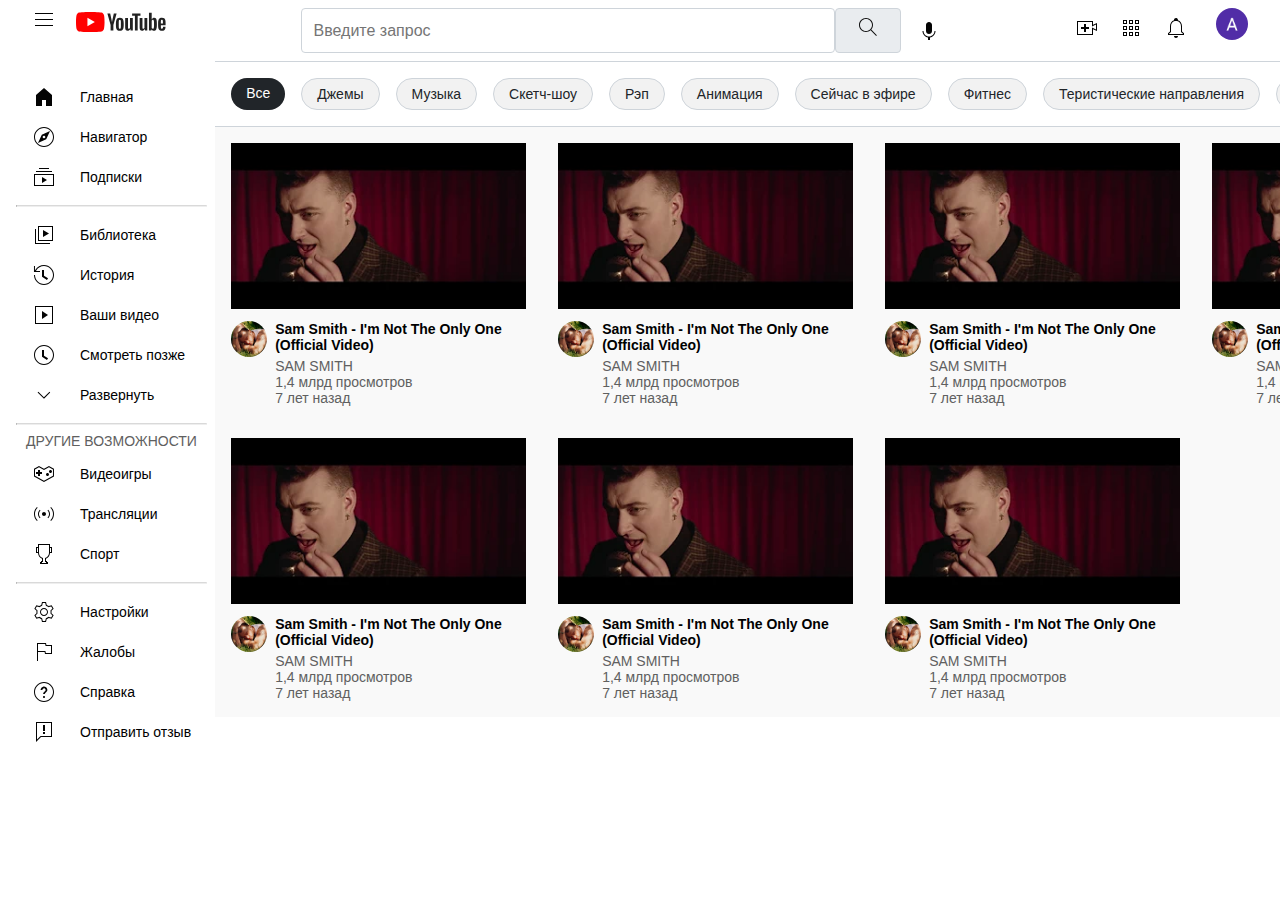
<file: Index.html>
<!DOCTYPE html>
<html lang="en">
    <head>
        <meta charset="UTF-8">
        <title>KBTUtube</title>
        <link rel="stylesheet" href="index.css">
        <link rel="stylesheet" href="style.css">
        <meta name="viewport" content="width=device-width, initial-scale=1.0">
    </head>
    <body>
        <div class="navbar d-flex justify-content-between px-4 pb-2">
            <div>
                <img class="me-3" src="assets/core/header/menu.svg" alt="">
                <img class="me-3" src="assets/core/header/logo.svg" alt="">
            </div>
            <div class="d-flex flex-grow-1 align-items-center justify-content-center">
                <div class="search-form input-group">
                    <input type="text" class="form-control" placeholder="Введите запрос">
                    <span class="input-group-text">
                        <a href="pages/search/search.html">
                            <img class="mx-2" src="assets/core/header/search.svg" alt="">
                        </a>
                    </span>
                </div>
                <img class="ms-3" src="assets/core/header/micro.svg" alt="">
            </div>
            <div>
                <img class="ms-3" src="assets/core/header/new_video.svg" alt="">
                <img class="ms-3" src="assets/core/header/apps.svg" alt="">
                <img class="ms-3" src="assets/core/header/notifications.svg" alt="">
                <img class="ms-4 rounded-circle" width="32" height="32" src="assets/core/header/profile_photo.jpg" alt="">
            </div>
        </div>
        <div class="d-flex">
                <!--<div class="left-side-bar px-2 pt-3 d-flex flex-column text-center">
                <div class="d-flex flex-column align-items-center mb-4">
                    <img height="24" width="24" src="assets/core/left-side-bar/home.svg" alt="">
                    <span class="left-side-bar__text">Главная</span>
                </div>
                <div class="d-flex flex-column align-items-center mb-4">
                    <img height="24" width="24" src="assets/core/left-side-bar/recommendations.svg" alt="">
                    <span class="left-side-bar__text">Навигатор</span>
                </div>
                <div class="d-flex flex-column align-items-center mb-4">
                    <img height="24" width="24" src="assets/core/left-side-bar/subscribes.svg" alt="">
                    <span class="left-side-bar__text">Подписки</span>
                </div>
                <div class="d-flex flex-column align-items-center mb-4">
                    <img height="24" width="24" src="assets/core/left-side-bar/library.svg" alt="">
                    <span class="left-side-bar__text">Библиотека</span>
                </div>
            </div>-->
                <div class="left-side-bar px-2 pt-3 d-flex flex-column text-center">
                    <div class="left-side-bar__item d-flex align-items-center py-2 px-3">
                        <img height="24" width="24" src="assets/core/left-side-bar/home.svg" alt="">
                        <span class="left-side-bar__big-text">Главная</span>
                    </div>
                    <div class="left-side-bar__item d-flex align-items-center py-2 px-3">
                        <img height="24" width="24" src="assets/core/left-side-bar/recommendations.svg" alt="">
                        <span class="left-side-bar__big-text">Навигатор</span>
                    </div>
                    <div class="left-side-bar__item d-flex align-items-center py-2 px-3">
                        <img height="24" width="24" src="assets/core/left-side-bar/subscribes.svg" alt="">
                        <span class="left-side-bar__big-text">Подписки</span>
                    </div>
                    <hr class="dropdown-divider">
                    <div class="left-side-bar__item d-flex align-items-center py-2 px-3">
                        <img height="24" width="24" src="assets/core/left-side-bar/library.svg" alt="">
                        <span class="left-side-bar__big-text">Библиотека</span>
                    </div>
                    <div class="left-side-bar__item d-flex align-items-center py-2 px-3">
                        <img height="24" width="24" src="assets/core/left-side-bar/history.svg" alt="">
                        <span class="left-side-bar__big-text">История</span>
                    </div>
                    <div class="left-side-bar__item d-flex align-items-center py-2 px-3">
                        <img height="24" width="24" src="assets/core/left-side-bar/your-videos.svg" alt="">
                        <span class="left-side-bar__big-text">Ваши видео</span>
                    </div>
                    <div class="left-side-bar__item d-flex align-items-center py-2 px-3">
                        <img height="24" width="24" src="assets/core/left-side-bar/watch_later.svg" alt="">
                        <span class="left-side-bar__big-text">Смотреть позже</span>
                    </div>
                    <div class="left-side-bar__item d-flex align-items-center py-2 px-3">
                        <img height="24" width="24" src="assets/core/left-side-bar/extract.svg" alt="">
                        <span class="left-side-bar__big-text">Развернуть</span>
                    </div>
                    <hr class="dropdown-divider">
                    <span class="left-side-bar__title">Другие возможности</span>
                    <div class="left-side-bar__item d-flex align-items-center py-2 px-3">
                        <img height="24" width="24" src="assets/core/left-side-bar/videogames.svg" alt="">
                        <span class="left-side-bar__big-text">Видеоигры</span>
                    </div>
                    <div class="left-side-bar__item d-flex align-items-center py-2 px-3">
                        <img height="24" width="24" src="assets/core/left-side-bar/translations.svg" alt="">
                        <span class="left-side-bar__big-text">Трансляции</span>
                    </div>
                    <div class="left-side-bar__item d-flex align-items-center py-2 px-3">
                        <img height="24" width="24" src="assets/core/left-side-bar/sport.svg" alt="">
                        <span class="left-side-bar__big-text">Спорт</span>
                    </div>
                    <hr class="dropdown-divider">
                    <div class="left-side-bar__item d-flex align-items-center py-2 px-3">
                        <img height="24" width="24" src="assets/core/left-side-bar/settings.svg" alt="">
                        <span class="left-side-bar__big-text">Настройки</span>
                    </div>
                    <div class="left-side-bar__item d-flex align-items-center py-2 px-3">
                        <img height="24" width="24" src="assets/core/left-side-bar/reports.svg" alt="">
                        <span class="left-side-bar__big-text">Жалобы</span>
                    </div>
                    <div class="left-side-bar__item d-flex align-items-center py-2 px-3">
                        <img height="24" width="24" src="assets/core/left-side-bar/info.svg" alt="">
                        <span class="left-side-bar__big-text">Справка</span>
                    </div>
                    <div class="left-side-bar__item d-flex align-items-center py-2 px-3">
                        <img height="24" width="24" src="assets/core/left-side-bar/send_report.svg" alt="">
                        <span class="left-side-bar__big-text">Отправить отзыв</span>
                    </div>
                </div>
                <div class="main-wrapper">
                    <div class="main-wrapper__top">
                        <span class="badge rounded-pill bg-dark">Все</span>
                        <span class="badge rounded-pill bg-light text-dark">Джемы</span>
                        <span class="badge rounded-pill bg-light text-dark">Музыка</span>
                        <span class="badge rounded-pill bg-light text-dark">Скетч-шоу</span>
                        <span class="badge rounded-pill bg-light text-dark">Рэп</span>
                        <span class="badge rounded-pill bg-light text-dark">Анимация</span>
                        <span class="badge rounded-pill bg-light text-dark">Сейчас в эфире</span>
                        <span class="badge rounded-pill bg-light text-dark">Фитнес</span>
                        <span class="badge rounded-pill bg-light text-dark">Теристические направления</span>
                        <span class="badge rounded-pill bg-light text-dark">Карты Таро</span>
                        <span class="badge rounded-pill bg-light text-dark">Математика</span>
                        <span class="badge rounded-pill bg-light text-dark">Ремесла</span>
                    </div>
                    <div class="main-wrapper__top__body">
                        <div class="video p-3">
                            <img class="img-fluid mb-2" src="assets/main/video_img.webp" alt="">
                            <div class="d-flex">
                                <img height="36" width="36" class="rounded-circle" src="assets/main/channel_img.jpg" alt="">
                                <div class="ps-2 d-flex flex-column">
                                    <span class="video__title">Sam Smith - I'm Not The Only One (Official Video)</span>
                                    <span class="video__caption">
                                        SAM SMITH <br>
                                        1,4 млрд просмотров <br>
                                        7 лет назад <br>
                                    </span>
                                </div>

                            </div>
                        </div>
                        <div class="video p-3">
                            <img class="img-fluid mb-2" src="assets/main/video_img.webp" alt="">
                            <div class="d-flex">
                                <img height="36" width="36" class="rounded-circle" src="assets/main/channel_img.jpg" alt="">
                                <div class="ps-2 d-flex flex-column">
                                    <span class="video__title">Sam Smith - I'm Not The Only One (Official Video)</span>
                                    <span class="video__caption">
                                        SAM SMITH <br>
                                        1,4 млрд просмотров <br>
                                        7 лет назад <br>
                                    </span>
                                </div>

                            </div>
                        </div>
                        <div class="video p-3">
                            <img class="img-fluid mb-2" src="assets/main/video_img.webp" alt="">
                            <div class="d-flex">
                                <img height="36" width="36" class="rounded-circle" src="assets/main/channel_img.jpg" alt="">
                                <div class="ps-2 d-flex flex-column">
                                    <span class="video__title">Sam Smith - I'm Not The Only One (Official Video)</span>
                                    <span class="video__caption">
                                        SAM SMITH <br>
                                        1,4 млрд просмотров <br>
                                        7 лет назад <br>
                                    </span>
                                </div>

                            </div>
                        </div>
                        <div class="video p-3">
                            <img class="img-fluid mb-2" src="assets/main/video_img.webp" alt="">
                            <div class="d-flex">
                                <img height="36" width="36" class="rounded-circle" src="assets/main/channel_img.jpg" alt="">
                                <div class="ps-2 d-flex flex-column">
                                    <span class="video__title">Sam Smith - I'm Not The Only One (Official Video)</span>
                                    <span class="video__caption">
                                        SAM SMITH <br>
                                        1,4 млрд просмотров <br>
                                        7 лет назад <br>
                                    </span>
                                </div>

                            </div>
                        </div>
                        <div class="video p-3">
                            <img class="img-fluid mb-2" src="assets/main/video_img.webp" alt="">
                            <div class="d-flex">
                                <img height="36" width="36" class="rounded-circle" src="assets/main/channel_img.jpg" alt="">
                                <div class="ps-2 d-flex flex-column">
                                    <span class="video__title">Sam Smith - I'm Not The Only One (Official Video)</span>
                                    <span class="video__caption">
                                        SAM SMITH <br>
                                        1,4 млрд просмотров <br>
                                        7 лет назад <br>
                                    </span>
                                </div>

                            </div>
                        </div>
                        <div class="video p-3">
                            <img class="img-fluid mb-2" src="assets/main/video_img.webp" alt="">
                            <div class="d-flex">
                                <img height="36" width="36" class="rounded-circle" src="assets/main/channel_img.jpg" alt="">
                                <div class="ps-2 d-flex flex-column">
                                    <span class="video__title">Sam Smith - I'm Not The Only One (Official Video)</span>
                                    <span class="video__caption">
                                        SAM SMITH <br>
                                        1,4 млрд просмотров <br>
                                        7 лет назад <br>
                                    </span>
                                </div>

                            </div>
                        </div>
                        <div class="video p-3">
                            <img class="img-fluid mb-2" src="assets/main/video_img.webp" alt="">
                            <div class="d-flex">
                                <img height="36" width="36" class="rounded-circle" src="assets/main/channel_img.jpg" alt="">
                                <div class="ps-2 d-flex flex-column">
                                    <span class="video__title">Sam Smith - I'm Not The Only One (Official Video)</span>
                                    <span class="video__caption">
                                        SAM SMITH <br>
                                        1,4 млрд просмотров <br>
                                        7 лет назад <br>
                                    </span>
                                </div>

                            </div>
                        </div>
                    </div>
            </div>
        </div>
    </body>
</html>
</file>
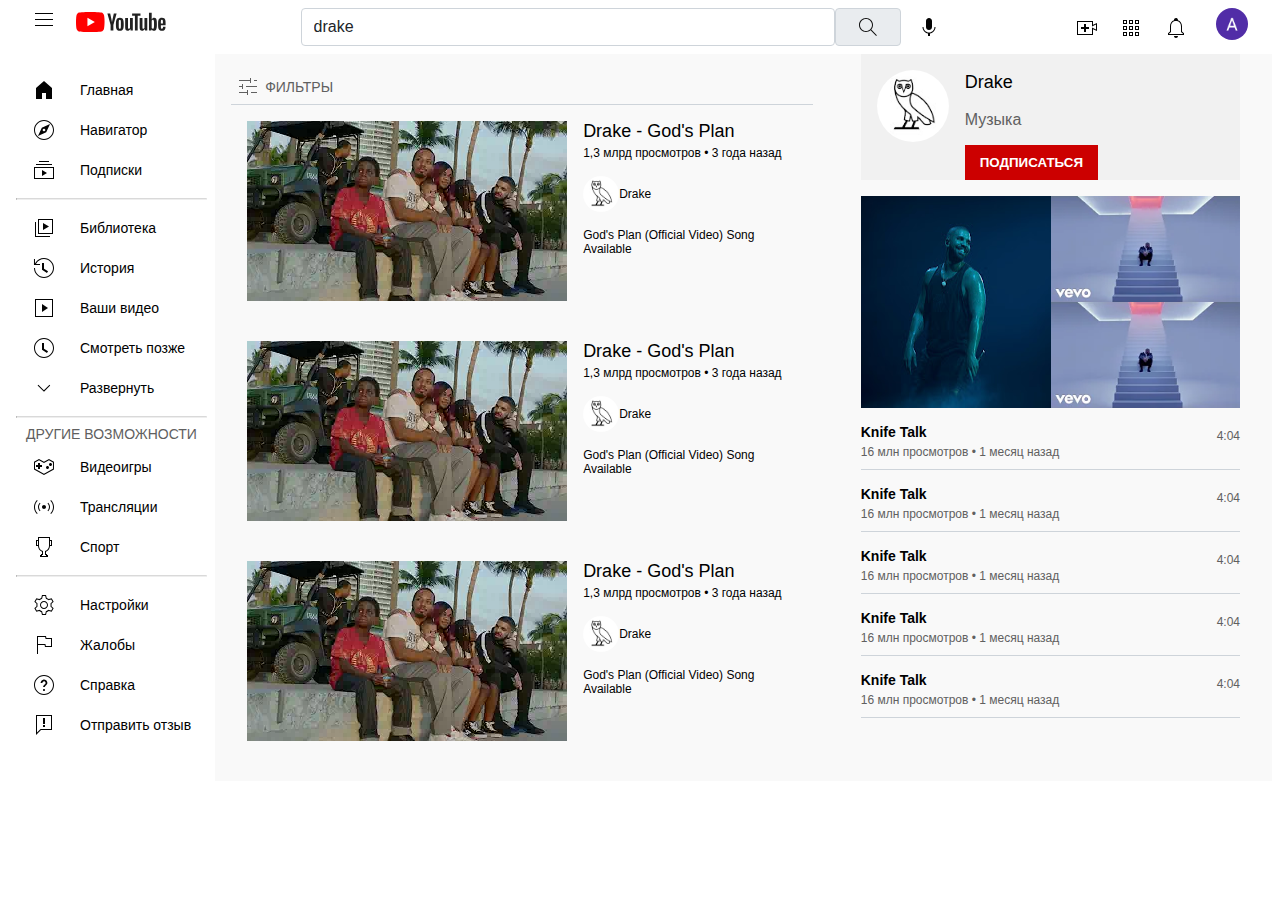
<file: pages/search/search.html>
<!DOCTYPE html>
<html lang="en">
    <head>
        <meta charset="UTF-8">
        <title>KBTUtube</title>
        <link rel="stylesheet" href="search.css">
        <link rel="stylesheet" href="../../style.css">
        <meta name="viewport" content="width=device-width, initial-scale=1.0">
    </head>
    <body>
        <div class="navbar d-flex justify-content-between px-4 pb-2">
            <div>
                <img class="me-3" src="../../assets/core/header/menu.svg" alt="">
                <img class="me-3" src="../../assets/core/header/logo.svg" alt="">
            </div>
            <div class="d-flex flex-grow-1 align-items-center justify-content-center">
                <div class="search-form input-group">
                    <input type="text" value="drake" class="form-control" placeholder="Введите запрос">
                    <span class="input-group-text">
                        <img class="mx-2" src="../../assets/core/header/search.svg" alt="">
                    </span>
                </div>
                <img class="ms-3" src="../../assets/core/header/micro.svg" alt="">
            </div>
            <div>
                <img class="ms-3" src="../../assets/core/header/new_video.svg" alt="">
                <img class="ms-3" src="../../assets/core/header/apps.svg" alt="">
                <img class="ms-3" src="../../assets/core/header/notifications.svg" alt="">
                <img class="ms-4 rounded-circle" width="32" height="32" src="../../assets/core/header/profile_photo.jpg" alt="">
            </div>
        </div>
        <div class="d-flex">
                <!--<div class="left-side-bar px-2 pt-3 d-flex flex-column text-center">
                <div class="d-flex flex-column align-items-center mb-4">
                    <img height="24" width="24" src="assets/core/left-side-bar/home.svg" alt="">
                    <span class="left-side-bar__text">Главная</span>
                </div>
                <div class="d-flex flex-column align-items-center mb-4">
                    <img height="24" width="24" src="assets/core/left-side-bar/recommendations.svg" alt="">
                    <span class="left-side-bar__text">Навигатор</span>
                </div>
                <div class="d-flex flex-column align-items-center mb-4">
                    <img height="24" width="24" src="assets/core/left-side-bar/subscribes.svg" alt="">
                    <span class="left-side-bar__text">Подписки</span>
                </div>
                <div class="d-flex flex-column align-items-center mb-4">
                    <img height="24" width="24" src="assets/core/left-side-bar/library.svg" alt="">
                    <span class="left-side-bar__text">Библиотека</span>
                </div>
            </div>-->
                <div class="left-side-bar px-2 pt-3 d-flex flex-column text-center">
                    <div class="left-side-bar__item d-flex align-items-center py-2 px-3">
                        <img height="24" width="24" src="../../assets/core/left-side-bar/home.svg" alt="">
                        <span class="left-side-bar__big-text">Главная</span>
                    </div>
                    <div class="left-side-bar__item d-flex align-items-center py-2 px-3">
                        <img height="24" width="24" src="../../assets/core/left-side-bar/recommendations.svg" alt="">
                        <span class="left-side-bar__big-text">Навигатор</span>
                    </div>
                    <div class="left-side-bar__item d-flex align-items-center py-2 px-3">
                        <img height="24" width="24" src="../../assets/core/left-side-bar/subscribes.svg" alt="">
                        <span class="left-side-bar__big-text">Подписки</span>
                    </div>
                    <hr class="dropdown-divider">
                    <div class="left-side-bar__item d-flex align-items-center py-2 px-3">
                        <img height="24" width="24" src="../../assets/core/left-side-bar/library.svg" alt="">
                        <span class="left-side-bar__big-text">Библиотека</span>
                    </div>
                    <div class="left-side-bar__item d-flex align-items-center py-2 px-3">
                        <img height="24" width="24" src="../../assets/core/left-side-bar/history.svg" alt="">
                        <span class="left-side-bar__big-text">История</span>
                    </div>
                    <div class="left-side-bar__item d-flex align-items-center py-2 px-3">
                        <img height="24" width="24" src="../../assets/core/left-side-bar/your-videos.svg" alt="">
                        <span class="left-side-bar__big-text">Ваши видео</span>
                    </div>
                    <div class="left-side-bar__item d-flex align-items-center py-2 px-3">
                        <img height="24" width="24" src="../../assets/core/left-side-bar/watch_later.svg" alt="">
                        <span class="left-side-bar__big-text">Смотреть позже</span>
                    </div>
                    <div class="left-side-bar__item d-flex align-items-center py-2 px-3">
                        <img height="24" width="24" src="../../assets/core/left-side-bar/extract.svg" alt="">
                        <span class="left-side-bar__big-text">Развернуть</span>
                    </div>
                    <hr class="dropdown-divider">
                    <span class="left-side-bar__title">Другие возможности</span>
                    <div class="left-side-bar__item d-flex align-items-center py-2 px-3">
                        <img height="24" width="24" src="../../assets/core/left-side-bar/videogames.svg" alt="">
                        <span class="left-side-bar__big-text">Видеоигры</span>
                    </div>
                    <div class="left-side-bar__item d-flex align-items-center py-2 px-3">
                        <img height="24" width="24" src="../../assets/core/left-side-bar/translations.svg" alt="">
                        <span class="left-side-bar__big-text">Трансляции</span>
                    </div>
                    <div class="left-side-bar__item d-flex align-items-center py-2 px-3">
                        <img height="24" width="24" src="../../assets/core/left-side-bar/sport.svg" alt="">
                        <span class="left-side-bar__big-text">Спорт</span>
                    </div>
                    <hr class="dropdown-divider">
                    <div class="left-side-bar__item d-flex align-items-center py-2 px-3">
                        <img height="24" width="24" src="../../assets/core/left-side-bar/settings.svg" alt="">
                        <span class="left-side-bar__big-text">Настройки</span>
                    </div>
                    <div class="left-side-bar__item d-flex align-items-center py-2 px-3">
                        <img height="24" width="24" src="../../assets/core/left-side-bar/reports.svg" alt="">
                        <span class="left-side-bar__big-text">Жалобы</span>
                    </div>
                    <div class="left-side-bar__item d-flex align-items-center py-2 px-3">
                        <img height="24" width="24" src="../../assets/core/left-side-bar/info.svg" alt="">
                        <span class="left-side-bar__big-text">Справка</span>
                    </div>
                    <div class="left-side-bar__item d-flex align-items-center py-2 px-3">
                        <img height="24" width="24" src="../../assets/core/left-side-bar/send_report.svg" alt="">
                        <span class="left-side-bar__big-text">Отправить отзыв</span>
                    </div>
                </div>
                <div class="main-wrapper">
                    <div class="main-wrapper__results">
                        <div class="filters">
                            <img src="../../assets/search/filters.svg" alt="">
                            <span class="filters__text">Фильтры</span>
                        </div>
                        <div class="video d-flex p-3">
                            <img class="img-fluid mb-2" src="../../assets/search/video_img.webp" alt="">
                            <div class="d-flex flex-column">
                                <div class="ps-3 d-flex flex-column">
                                    <span class="video__title">Drake - God's Plan</span>
                                    <span class="video__caption mt-1">
                                        1,3 млрд просмотров • 3 года назад
                                    </span>
                                    <div class="d-flex align-items-center py-3">
                                        <img height="36" width="36" class="rounded-circle" src="../../assets/search/channel_img.jpg" alt="">
                                        <span class="video__caption">Drake</span>
                                    </div>
                                    <span class="video__caption">God's Plan (Official Video) Song Available</span>
                                </div>

                            </div>
                        </div>
                        <div class="video d-flex p-3">
                            <img class="img-fluid mb-2" src="../../assets/search/video_img.webp" alt="">
                            <div class="d-flex flex-column">
                                <div class="ps-3 d-flex flex-column">
                                    <span class="video__title">Drake - God's Plan</span>
                                    <span class="video__caption mt-1">
                                        1,3 млрд просмотров • 3 года назад
                                    </span>
                                    <div class="d-flex align-items-center py-3">
                                        <img height="36" width="36" class="rounded-circle" src="../../assets/search/channel_img.jpg" alt="">
                                        <span class="video__caption">Drake</span>
                                    </div>
                                    <span class="video__caption">God's Plan (Official Video) Song Available</span>
                                </div>

                            </div>
                        </div>
                        <div class="video d-flex p-3">
                            <img class="img-fluid mb-2" src="../../assets/search/video_img.webp" alt="">
                            <div class="d-flex flex-column">
                                <div class="ps-3 d-flex flex-column">
                                    <span class="video__title">Drake - God's Plan</span>
                                    <span class="video__caption mt-1">
                                        1,3 млрд просмотров • 3 года назад
                                    </span>
                                    <div class="d-flex align-items-center py-3">
                                        <img height="36" width="36" class="rounded-circle" src="../../assets/search/channel_img.jpg" alt="">
                                        <span class="video__caption">Drake</span>
                                    </div>
                                    <span class="video__caption">God's Plan (Official Video) Song Available</span>
                                </div>

                            </div>
                        </div>
                    </div>
                    <div class="main-wrapper__channel">
                        <div class="channel d-flex">
                            <img width="72" height="72" class="rounded-circle m-3 " src="../../assets/search/channel_img.jpg" alt="">
                            <div class="d-flex flex-column">
                                <p class="channel__title">Drake</p>
                                <span class="channel__sub-title">Музыка</span>
                                <button class="channel__button">Подписаться</button>
                            </div>
                        </div>
                        <div class="d-flex mt-3">
                            <img class="img-fluid" src="../../assets/search/big_img.jpg" alt="">
                            <div class="d-flex flex-column">
                                <img class="img-fluid" src="../../assets/search/little_img.webp" alt="">
                                <img class="img-fluid" src="../../assets/search/little_img.webp" alt="">
                            </div>
                        </div>
                        <div class="channel__song d-flex justify-content-between my-3">
                            <div class="d-flex flex-column">
                                <span class="channel__song-title">Knife Talk</span>
                                <span class="channel__caption">16 млн просмотров • 1 месяц назад</span>
                            </div>
                            <span class="channel__caption">4:04</span>
                        </div>
                        <div class="channel__song d-flex justify-content-between my-3">
                            <div class="d-flex flex-column">
                                <span class="channel__song-title">Knife Talk</span>
                                <span class="channel__caption">16 млн просмотров • 1 месяц назад</span>
                            </div>
                            <span class="channel__caption">4:04</span>
                        </div>
                        <div class="channel__song d-flex justify-content-between my-3">
                            <div class="d-flex flex-column">
                                <span class="channel__song-title">Knife Talk</span>
                                <span class="channel__caption">16 млн просмотров • 1 месяц назад</span>
                            </div>
                            <span class="channel__caption">4:04</span>
                        </div>
                        <div class="channel__song d-flex justify-content-between my-3">
                            <div class="d-flex flex-column">
                                <span class="channel__song-title">Knife Talk</span>
                                <span class="channel__caption">16 млн просмотров • 1 месяц назад</span>
                            </div>
                            <span class="channel__caption">4:04</span>
                        </div>
                        <div class="channel__song d-flex justify-content-between my-3">
                            <div class="d-flex flex-column">
                                <span class="channel__song-title">Knife Talk</span>
                                <span class="channel__caption">16 млн просмотров • 1 месяц назад</span>
                            </div>
                            <span class="channel__caption">4:04</span>
                        </div>
                    </div>
                </div>
        </div>
    </body>
</html>
</file>
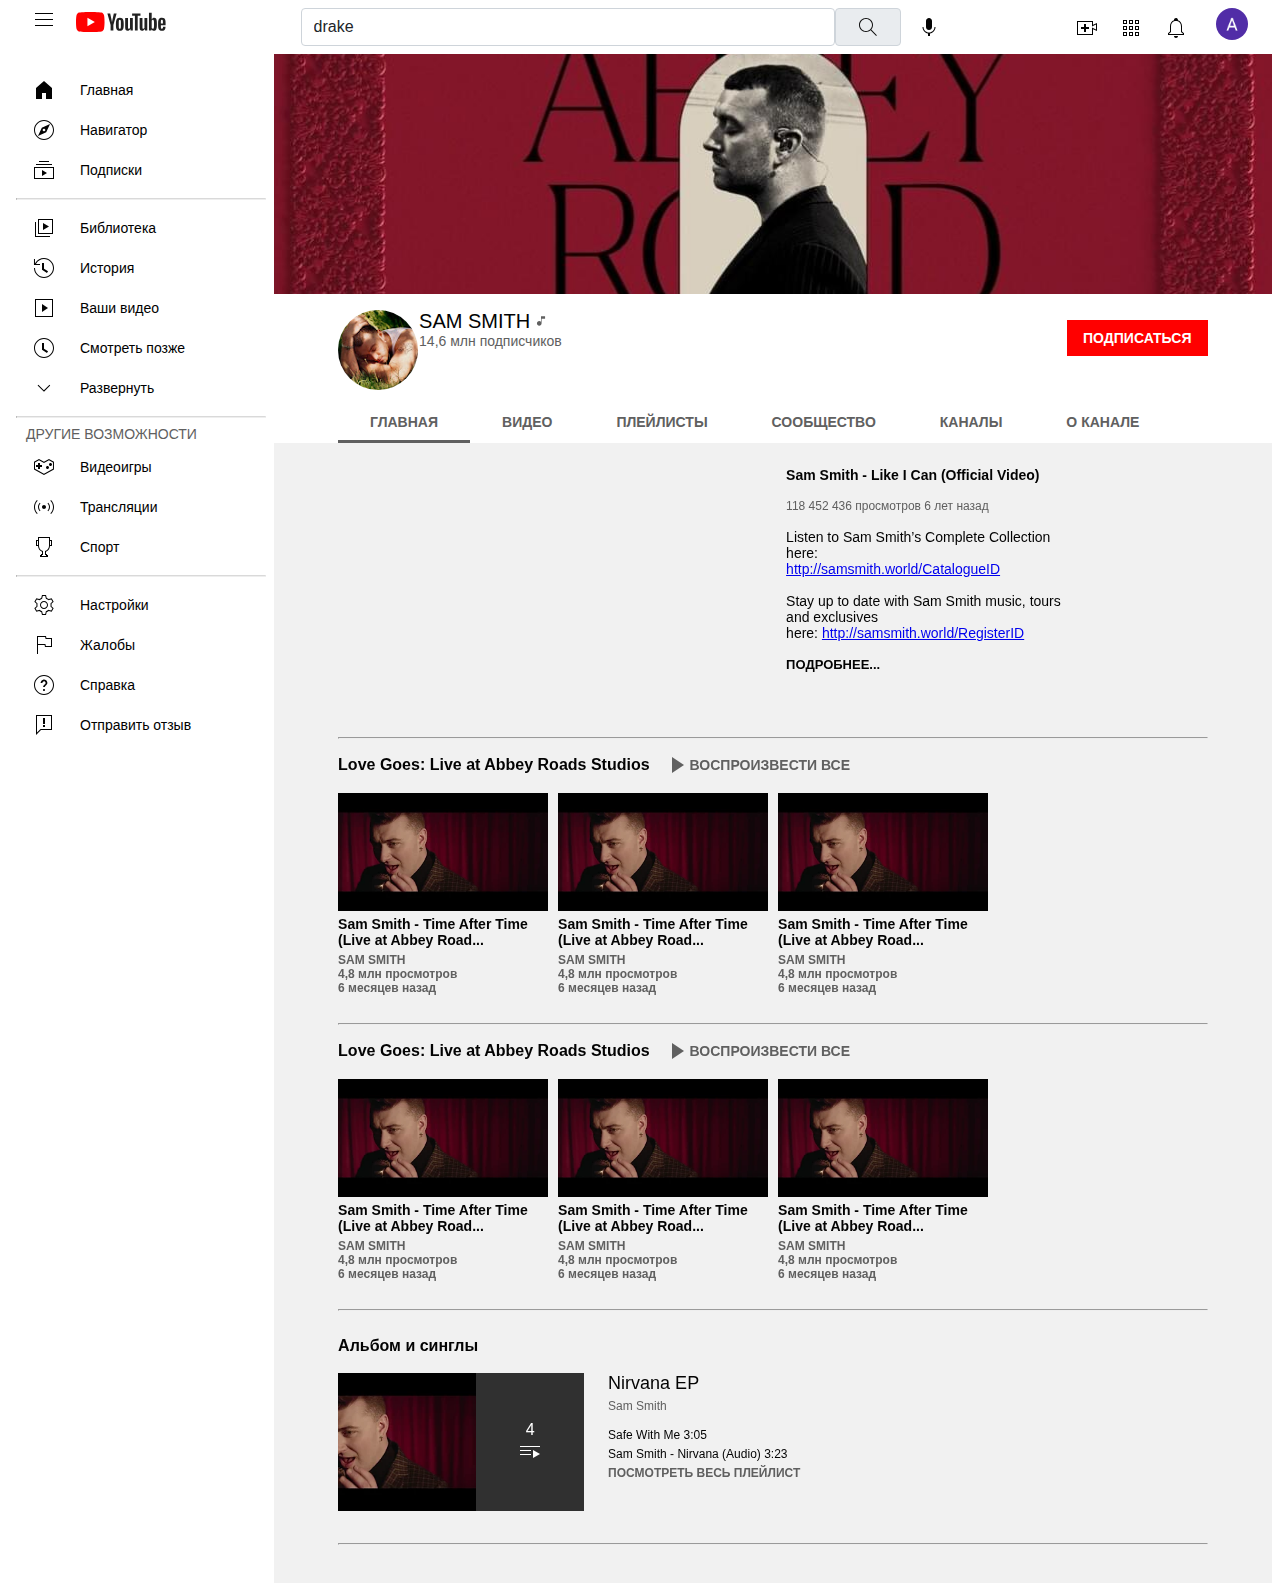
<file: pages/user-channel/user-channel.html>
<html>
 <head>
    <title>KBTUtube</title>
    <link rel="stylesheet" href="../../index.css">
    <link rel="stylesheet" href="../../style.css">
    <link rel="stylesheet" href="user-channel.css">
    <meta name="viewport" content="width=device-width, initial-scale=1.0">
 </head>
 <body>

    <div class="navbar d-flex justify-content-between px-4 pb-2">
        <div>
            <img class="me-3" src="../../assets/core/header/menu.svg" alt="">
            <img class="me-3" src="../../assets/core/header/logo.svg" alt="">
        </div>
        <div class="d-flex flex-grow-1 align-items-center justify-content-center">
            <div class="search-form input-group">
                <input type="text" value="drake" class="form-control" placeholder="Введите запрос">
                <span class="input-group-text">
                    <a href="../../pages/search/search.html">
                        <img class="mx-2" src="../../assets/core/header/search.svg" alt="">
                    </a>
                </span>
            </div>
            <img class="ms-3" src="../../assets/core/header/micro.svg" alt="">
        </div>
        <div>
            <img class="ms-3" src="../../assets/core/header/new_video.svg" alt="">
            <img class="ms-3" src="../../assets/core/header/apps.svg" alt="">
            <img class="ms-3" src="../../assets/core/header/notifications.svg" alt="">
            <img class="ms-4 rounded-circle" width="32" height="32" src="../../assets/core/header/profile_photo.jpg" alt="">
        </div>
    </div>

    <div class="d-flex">

            <div class="left-side-bar px-2 pt-3 d-flex flex-column text-center" style="flex: 2">
                <div class="left-side-bar__item d-flex align-items-center py-2 px-3">
                    <img height="24" width="24" src="../../assets/core/left-side-bar/home.svg" alt="">
                    <span class="left-side-bar__big-text">Главная</span>
                </div>
                <div class="left-side-bar__item d-flex align-items-center py-2 px-3">
                    <img height="24" width="24" src="../../assets/core/left-side-bar/recommendations.svg" alt="">
                    <span class="left-side-bar__big-text">Навигатор</span>
                </div>
                <div class="left-side-bar__item d-flex align-items-center py-2 px-3">
                    <img height="24" width="24" src="../../assets/core/left-side-bar/subscribes.svg" alt="">
                    <span class="left-side-bar__big-text">Подписки</span>
                </div>
                <hr class="dropdown-divider">
                <div class="left-side-bar__item d-flex align-items-center py-2 px-3">
                    <img height="24" width="24" src="../../assets/core/left-side-bar/library.svg" alt="">
                    <span class="left-side-bar__big-text">Библиотека</span>
                </div>
                <div class="left-side-bar__item d-flex align-items-center py-2 px-3">
                    <img height="24" width="24" src="../../assets/core/left-side-bar/history.svg" alt="">
                    <span class="left-side-bar__big-text">История</span>
                </div>
                <div class="left-side-bar__item d-flex align-items-center py-2 px-3">
                    <img height="24" width="24" src="../../assets/core/left-side-bar/your-videos.svg" alt="">
                    <span class="left-side-bar__big-text">Ваши видео</span>
                </div>
                <div class="left-side-bar__item d-flex align-items-center py-2 px-3">
                    <img height="24" width="24" src="../../assets/core/left-side-bar/watch_later.svg" alt="">
                    <span class="left-side-bar__big-text">Смотреть позже</span>
                </div>
                <div class="left-side-bar__item d-flex align-items-center py-2 px-3">
                    <img height="24" width="24" src="../../assets/core/left-side-bar/extract.svg" alt="">
                    <span class="left-side-bar__big-text">Развернуть</span>
                </div>
                <hr class="dropdown-divider">
                <span class="left-side-bar__title">Другие возможности</span>
                <div class="left-side-bar__item d-flex align-items-center py-2 px-3">
                    <img height="24" width="24" src="../../assets/core/left-side-bar/videogames.svg" alt="">
                    <span class="left-side-bar__big-text">Видеоигры</span>
                </div>
                <div class="left-side-bar__item d-flex align-items-center py-2 px-3">
                    <img height="24" width="24" src="../../assets/core/left-side-bar/translations.svg" alt="">
                    <span class="left-side-bar__big-text">Трансляции</span>
                </div>
                <div class="left-side-bar__item d-flex align-items-center py-2 px-3">
                    <img height="24" width="24" src="../../assets/core/left-side-bar/sport.svg" alt="">
                    <span class="left-side-bar__big-text">Спорт</span>
                </div>
                <hr class="dropdown-divider">
                <div class="left-side-bar__item d-flex align-items-center py-2 px-3">
                    <img height="24" width="24" src="../../assets/core/left-side-bar/settings.svg" alt="">
                    <span class="left-side-bar__big-text">Настройки</span>
                </div>
                <div class="left-side-bar__item d-flex align-items-center py-2 px-3">
                    <img height="24" width="24" src="../../assets/core/left-side-bar/reports.svg" alt="">
                    <span class="left-side-bar__big-text">Жалобы</span>
                </div>
                <div class="left-side-bar__item d-flex align-items-center py-2 px-3">
                    <img height="24" width="24" src="../../assets/core/left-side-bar/info.svg" alt="">
                    <span class="left-side-bar__big-text">Справка</span>
                </div>
                <div class="left-side-bar__item d-flex align-items-center py-2 px-3">
                    <img height="24" width="24" src="../../assets/core/left-side-bar/send_report.svg" alt="">
                    <span class="left-side-bar__big-text">Отправить отзыв</span>
                </div>
            </div>


        <div id="user-channel-wrapper">

            <img class="channel-head-bg" src="../../assets/core/header/bg-img.jpg" alt="">
            <div class="channel-head-bg-bottom">
                <div class="channel-display">
                    <div style="flex:1;">
                        <img height="80" width="80" class="rounded-circle" src="../../assets/main/channel_img.jpg" alt="">
                    </div>
                    <div style="flex:8;">
                        <span class="channel-title-text">SAM SMITH</span><img style="margin: 0px 0px 0px 4px;" width="14px" height="14px" src="../../assets/main/melody.svg">
                        <br>
                        <span class="channel-sub-sum-text">14,6 млн подписчиков</span>
                    </div>
                    <div style="flex:1;">
                        <button id="subscribe-btn-bg">ПОДПИСАТЬСЯ</button>
                    </div>
                </div>
            </div>

            <div class="div-tabs">
                <div class="tabs-display">
                    <div class="tabs-text-item">
                        <div class="tabs-text-item-style"><button onclick="openTab('main-tab-body', 'horizontal-line-main')">ГЛАВНАЯ</button></div>
                        <div id="horizontal-line-main" class="horizontal-line-selected-tab tabcontent" style="display: block;"></div>
                    </div>
                    <div class="tabs-text-item">
                        <div class="tabs-text-item-style"><button  onclick="openTab('video-tab-body', 'horizontal-line-video')">ВИДЕО</button></div>
                        <div id="horizontal-line-video" class="horizontal-line-selected-tab tabcontent"></div>
                    </div>
                    <div class="tabs-text-item">
                        <div class="tabs-text-item-style"><button onclick="openTab('playlist-tab-body', 'horizontal-line-playlist')">ПЛЕЙЛИСТЫ</button></div>
                        <div id="horizontal-line-playlist" class="horizontal-line-selected-tab tabcontent"></div>
                    </div>
                    <div class="tabs-text-item">
                        <div class="tabs-text-item-style"><button  onclick="openTab('community-tab-body', 'horizontal-line-community')">СООБЩЕСТВО</button></div>
                        <div id="horizontal-line-community" class="horizontal-line-selected-tab tabcontent"></div>
                    </div>
                    <div class="tabs-text-item">
                        <div class="tabs-text-item-style"><button  onclick="openTab('channels-tab-body', 'horizontal-line-channels')">КАНАЛЫ</button></div>
                        <div id="horizontal-line-channels" class="horizontal-line-selected-tab tabcontent"></div>
                    </div>
                    <div class="tabs-text-item">
                        <div class="tabs-text-item-style"><button onclick="openTab('about-channel-tab-body', 'horizontal-line-about-channel')">О КАНАЛЕ</button></div>
                        <div id="horizontal-line-about-channel" class="horizontal-line-selected-tab tabcontent"></div>
                    </div>
                </div>
            </div>

            <div id="main-tab-body" class="tabcontent" style="display: block;">
                <div class="main-tab-head-video">
                    <iframe src="http://www.youtube.com/embed/W7qWa52k-nE"
                    width="424" height="238" frameborder="0" allowfullscreen></iframe>

                    <div style="width: 33%; margin-left: 24px;">
                        <div class="main-tab-head-video-title">Sam Smith - Like I Can (Official Video)</div>
                        <div class="main-tab-head-video-views">118 452 436 просмотров 6 лет назад</div>
                        <div class="main-tab-head-video-text-3">Listen to Sam Smith’s Complete Collection here: <br>
                            <a href="http://samsmith.world/CatalogueID">http://samsmith.world/CatalogueID</a> 
                        </div>
                        <div class="main-tab-head-video-text-3">Stay up to date with Sam Smith music, tours and exclusives 
                            <br>here: <a href="here: http://samsmith.world/RegisterID">http://samsmith.world/RegisterID</a>
                        </div>
                        <a class="main-tab-head-video-text-4" href="https://www.youtube.com/watch?v=xeugznpGKPA&ab_channel=SamSmithVEVO">ПОДРОБНЕЕ...</a>
                    </div>
                </div>

                <hr>

                <div class="main-tab-2nd-block">
                    <div class="album-title">Love Goes: Live at Abbey Roads Studios <span class="resume-all"><img width="24" height="24" src="../../assets/main/play-all-svg.svg"> ВОСПРОИЗВЕСТИ ВСЕ</span></div>
                    <div class="flex-container">
                        <div class="wrap-1">
                            <img width="210px" height="117.8px" src="../../assets/main/video_img.webp">
                            <div class="box-video-title">Sam Smith - Time After Time (Live at Abbey Road...</div>
                            <div class="box-video-channel">SAM SMITH</div>
                            <div class="box-video-channel">4,8 млн просмотров</div>
                            <div class="box-video-channel">6 месяцев назад</div>
                        </div>

                        <div class="wrap-1">
                            <img width="210px" height="117.8px" src="../../assets/main/video_img.webp">
                            <div class="box-video-title">Sam Smith - Time After Time (Live at Abbey Road...</div>
                            <div class="box-video-channel">SAM SMITH</div>
                            <div class="box-video-channel">4,8 млн просмотров</div>
                            <div class="box-video-channel">6 месяцев назад</div>
                        </div>
                        <div class="wrap-1">
                            <img width="210px" height="117.8px" src="../../assets/main/video_img.webp">
                            <div class="box-video-title">Sam Smith - Time After Time (Live at Abbey Road...</div>
                            <div class="box-video-channel">SAM SMITH</div>
                            <div class="box-video-channel">4,8 млн просмотров</div>
                            <div class="box-video-channel">6 месяцев назад</div>
                        </div>
                    </div>
                </div>

                <hr>

                <div class="main-tab-2nd-block">
                    <div class="album-title">Love Goes: Live at Abbey Roads Studios <span class="resume-all"><img width="24" height="24" src="../../assets/main/play-all-svg.svg"> ВОСПРОИЗВЕСТИ ВСЕ</span></div>
                    <div class="flex-container">
                        <div class="wrap-1">
                            <img width="210px" height="117.8px" src="../../assets/main/video_img.webp">
                            <div class="box-video-title">Sam Smith - Time After Time (Live at Abbey Road...</div>
                            <div class="box-video-channel">SAM SMITH</div>
                            <div class="box-video-channel">4,8 млн просмотров</div>
                            <div class="box-video-channel">6 месяцев назад</div>
                        </div>

                        <div class="wrap-1">
                            <img width="210px" height="117.8px" src="../../assets/main/video_img.webp">
                            <div class="box-video-title">Sam Smith - Time After Time (Live at Abbey Road...</div>
                            <div class="box-video-channel">SAM SMITH</div>
                            <div class="box-video-channel">4,8 млн просмотров</div>
                            <div class="box-video-channel">6 месяцев назад</div>
                        </div>
                        <div class="wrap-1">
                            <img width="210px" height="117.8px" src="../../assets/main/video_img.webp">
                            <div class="box-video-title">Sam Smith - Time After Time (Live at Abbey Road...</div>
                            <div class="box-video-channel">SAM SMITH</div>
                            <div class="box-video-channel">4,8 млн просмотров</div>
                            <div class="box-video-channel">6 месяцев назад</div>
                        </div>
                    </div>
                </div>

                <hr>

                <div class="all-playlist-text ">Альбом и синглы</div>
                <div id="album-container">
                    <div class="album-block">
                        <img width="138px" height="138px" src="../../assets/main/video_img.webp">
                        <div class="album-bg">4 <img width="24px" height="24px" src="../../assets/main/playlist-logo.svg"></div> 
                    </div>
                    <div class="album-text-block">
                        <div class="playlist-text-1">Nirvana EP</div>
                        <div class="playlist-text-2">Sam Smith</div>
                        <div class="playlist-text-3">Safe With Me
                            3:05</div>
                        <div class="playlist-text-3">Sam Smith - Nirvana (Audio)
                            3:23</div>
                        <div class="box-video-channel">ПОСМОТРЕТЬ ВЕСЬ ПЛЕЙЛИСТ</div>
                    </div>
                </div>
                <hr>
            </div>

            <div id="video-tab-body" class="tabcontent">

                <div class="video-tab-uploads-text">Загрузки <img width="24px" height="24px" src="../../assets/main/down-arrow.svg"></div>

                <div class="main-tab-2nd-block">
                    <div class="flex-container">
                            <div class="wrap-1">
                                <img width="210px" height="117.8px" src="../../assets/main/video_img.webp">
                                <div class="box-video-title">Sam Smith - Time After Time (Live at Abbey Road...</div>
                                <div class="box-video-channel">SAM SMITH</div>
                                <div class="box-video-channel">4,8 млн просмотров</div>
                                <div class="box-video-channel">6 месяцев назад</div>
                            </div>

                            <div class="wrap-1">
                                <img width="210px" height="117.8px" src="../../assets/main/video_img.webp">
                                <div class="box-video-title">Sam Smith - Time After Time (Live at Abbey Road...</div>
                                <div class="box-video-channel">SAM SMITH</div>
                                <div class="box-video-channel">4,8 млн просмотров</div>
                                <div class="box-video-channel">6 месяцев назад</div>
                            </div>
                            <div class="wrap-1">
                                <img width="210px" height="117.8px" src="../../assets/main/video_img.webp">
                                <div class="box-video-title">Sam Smith - Time After Time (Live at Abbey Road...</div>
                                <div class="box-video-channel">SAM SMITH</div>
                                <div class="box-video-channel">4,8 млн просмотров</div>
                                <div class="box-video-channel">6 месяцев назад</div>
                            </div>
                            <div class="wrap-1">
                                <img width="210px" height="117.8px" src="../../assets/main/video_img.webp">
                                <div class="box-video-title">Sam Smith - Time After Time (Live at Abbey Road...</div>
                                <div class="box-video-channel">SAM SMITH</div>
                                <div class="box-video-channel">4,8 млн просмотров</div>
                                <div class="box-video-channel">6 месяцев назад</div>
                            </div>
                            <div class="wrap-1">
                                <img width="210px" height="117.8px" src="../../assets/main/video_img.webp">
                                <div class="box-video-title">Sam Smith - Time After Time (Live at Abbey Road...</div>
                                <div class="box-video-channel">SAM SMITH</div>
                                <div class="box-video-channel">4,8 млн просмотров</div>
                                <div class="box-video-channel">6 месяцев назад</div>
                            </div>
                            <div class="wrap-1">
                                <img width="210px" height="117.8px" src="../../assets/main/video_img.webp">
                                <div class="box-video-title">Sam Smith - Time After Time (Live at Abbey Road...</div>
                                <div class="box-video-channel">SAM SMITH</div>
                                <div class="box-video-channel">4,8 млн просмотров</div>
                                <div class="box-video-channel">6 месяцев назад</div>
                            </div>

                            <div class="wrap-1">
                                <img width="210px" height="117.8px" src="../../assets/main/video_img.webp">
                                <div class="box-video-title">Sam Smith - Time After Time (Live at Abbey Road...</div>
                                <div class="box-video-channel">SAM SMITH</div>
                                <div class="box-video-channel">4,8 млн просмотров</div>
                                <div class="box-video-channel">6 месяцев назад</div>
                            </div>
                            <div class="wrap-1">
                                <img width="210px" height="117.8px" src="../../assets/main/video_img.webp">
                                <div class="box-video-title">Sam Smith - Time After Time (Live at Abbey Road...</div>
                                <div class="box-video-channel">SAM SMITH</div>
                                <div class="box-video-channel">4,8 млн просмотров</div>
                                <div class="box-video-channel">6 месяцев назад</div>
                            </div>
                            <div class="wrap-1">
                                <img width="210px" height="117.8px" src="../../assets/main/video_img.webp">
                                <div class="box-video-title">Sam Smith - Time After Time (Live at Abbey Road...</div>
                                <div class="box-video-channel">SAM SMITH</div>
                                <div class="box-video-channel">4,8 млн просмотров</div>
                                <div class="box-video-channel">6 месяцев назад</div>
                            </div>
                    </div>
                </div>
            </div>

            <div id="playlist-tab-body" class="tabcontent">
                <div class="video-tab-uploads-text">Все плейлисты <img width="24px" height="24px" src="../../assets/main/down-arrow.svg"></div>
                <div class="all-playlist-text ">Все плейлисты</div>
                <div class="flex-container">
                    <div class="wrap-1">
                        <div class="playlist-bg">
                            <div class="playlist-bg-song-num">
                                <div>12</div>
                                <img width="24px" height="24px" src="../../assets/main/playlist-logo.svg"> 
                            </div>
                        </div>
                        <div class="box-video-title">Sam Smith - Time After Time (Live at Abbey Road...</div>
                        <div class="box-video-channel">ПОСМОТРЕТЬ ВЕСЬ ПЛЕЙЛИСТ</div>
                    </div>
                    <div class="wrap-1">
                        <div class="playlist-bg">
                            <div class="playlist-bg-song-num">
                                12
                                <img width="24px" height="24px" src="../../assets/main/playlist-logo.svg"> 
                            </div>
                        </div>
                        <div class="box-video-title">Sam Smith - Time After Time (Live at Abbey Road...</div>
                        <div class="box-video-channel">ПОСМОТРЕТЬ ВЕСЬ ПЛЕЙЛИСТ</div>
                    </div>
                    <div class="wrap-1">
                        <div class="playlist-bg">
                            <div class="playlist-bg-song-num">
                                12
                                <img width="24px" height="24px" src="../../assets/main/playlist-logo.svg"> 
                            </div>
                        </div>
                        <div class="box-video-title">Sam Smith - Time After Time (Live at Abbey Road...</div>
                        <div class="box-video-channel">ПОСМОТРЕТЬ ВЕСЬ ПЛЕЙЛИСТ</div>
                    </div>
                    <div class="wrap-1">
                        <div class="playlist-bg">
                            <div class="playlist-bg-song-num">
                                12
                                <img width="24px" height="24px" src="../../assets/main/playlist-logo.svg"> 
                            </div>
                        </div>
                        <div class="box-video-title">Sam Smith - Time After Time (Live at Abbey Road...</div>
                        <div class="box-video-channel">ПОСМОТРЕТЬ ВЕСЬ ПЛЕЙЛИСТ</div>
                    </div>
                    <div class="wrap-1">
                        <div class="playlist-bg">
                            <div class="playlist-bg-song-num">
                                12
                                <img width="24px" height="24px" src="../../assets/main/playlist-logo.svg"> 
                            </div>
                        </div>
                        <div class="box-video-title">Sam Smith - Time After Time (Live at Abbey Road...</div>
                        <div class="box-video-channel">ПОСМОТРЕТЬ ВЕСЬ ПЛЕЙЛИСТ</div>
                    </div>
                </div>
                <hr>

                <div class="all-playlist-text ">Альбом и синглы</div>
                <div id="album-container">
                    <div class="album-block">
                        <img width="138px" height="138px" src="../../assets/main/video_img.webp">
                        <div class="album-bg">4 <img width="24px" height="24px" src="../../assets/main/playlist-logo.svg"></div> 
                    </div>
                    <div class="album-text-block">
                        <div class="playlist-text-1">Nirvana EP</div>
                        <div class="playlist-text-2">Sam Smith</div>
                        <div class="playlist-text-3">Safe With Me
                            3:05</div>
                        <div class="playlist-text-3">Sam Smith - Nirvana (Audio)
                            3:23</div>
                        <div class="box-video-channel">ПОСМОТРЕТЬ ВЕСЬ ПЛЕЙЛИСТ</div>
                    </div>
                </div>
            </div>

            <div id="community-tab-body" class="tabcontent">
                <div id="community-news-list">
                    <div class="community-item-block">
                        <img height="40" width="40" class="rounded-circle" src="../../assets/main/channel_img.jpg" alt="">
                        <div class="community-right-block">
                            <span class="community-text-1">SAM SMITH</span>
                            <span class="community-text-2">1 месяц назад</span>
                            <div class="community-text-3">LOVE seeing all your Like I Can videos. Thank you to everyone posting xx</div>
                            <div class="video-published-block">
                                <img height="117.83px" width="210px" src="../../assets/main/video_img.webp">
                                <div class="video-published-text-container">
                                    <div class="community-text-3">Sam Smith - Like I Can (Official Video)</div>
                                    <div class="community-text-2">SAM SMITH <img width="14px" height="14px" src="../../assets/main/melody.svg"> 118 млн просмотров 6 лет назад</div>
                                    <div class="community-text-2" style="margin-top: 10px;">Listen to Sam Smith’s Complete Collection here: <br> http://samsmith.world/CatalogueID Stay up to date <br> with Sam Smith music, tours and exclusives here: <br> http://samsmith.world/RegisterID...</div>
                                </div>
                            </div>

                            <img width="16px" height="16px" src="../../assets/main/like-svg.svg">
                            <span class="community-text-2" style="margin-right: 8px; margin-left: 8px;"> 1 тыс. 
                            </span><img width="16px" height="16px" style="margin-right: 16px" src="../../assets/main/dislike-svg.svg">
                            <img width="16px" height="16px" src="../../assets/main/comment-svg.svg">
                            <span class="community-text-2" style="margin-left: 8px; color: #030303">24</span>
                        </div>
                    </div>

                    <div class="community-item-block">
                        <img height="40" width="40" class="rounded-circle" src="../../assets/main/channel_img.jpg" alt="">
                        <div class="community-right-block">
                            <span class="community-text-1">SAM SMITH</span>
                            <span class="community-text-2">1 месяц назад</span>
                            <div class="community-text-3">LOVE seeing all your Like I Can videos. Thank you to everyone posting xx</div>
                            <div class="video-published-block">
                                <img height="117.83px" width="210px" src="../../assets/main/video_img.webp">
                                <div class="video-published-text-container">
                                    <div class="community-text-3">Sam Smith - Like I Can (Official Video)</div>
                                    <div class="community-text-2">SAM SMITH <img width="14px" height="14px" src="../../assets/main/melody.svg"> 118 млн просмотров 6 лет назад</div>
                                    <div class="community-text-2" style="margin-top: 10px;">Listen to Sam Smith’s Complete Collection here: <br> http://samsmith.world/CatalogueID Stay  <br> with Sam Smith music, tours and exclusives here: <br> http://samsmith.world/RegisterID...</div>
                                </div>
                            </div>

                            <img width="16px" height="16px" src="../../assets/main/like-svg.svg">
                            <span class="community-text-2" style="margin-right: 8px; margin-left: 8px;"> 1 тыс. 
                            </span><img width="16px" height="16px" style="margin-right: 16px" src="../../assets/main/dislike-svg.svg">
                            <img width="16px" height="16px" src="../../assets/main/comment-svg.svg">
                            <span class="community-text-2" style="margin-left: 8px; color: #030303">24</span>
                        </div>
                    </div>

                    <div class="community-item-block">
                        <img height="40" width="40" class="rounded-circle" src="../../assets/main/channel_img.jpg" alt="">
                        <div class="community-right-block">
                            <span class="community-text-1">SAM SMITH</span>
                            <span class="community-text-2">1 месяц назад</span>
                            <div class="community-text-3">LOVE seeing all your Like I Can videos. Thank you to everyone posting xx</div>
                            <div class="video-published-block">
                                <img height="117.83px" width="210px" src="../../assets/main/video_img.webp">
                                <div class="video-published-text-container">
                                    <div class="community-text-3">Sam Smith - Like I Can (Official Video)</div>
                                    <div class="community-text-2">SAM SMITH <img width="14px" height="14px" src="../../assets/main/melody.svg"> 118 млн просмотров 6 лет назад</div>
                                    <div class="community-text-2" style="margin-top: 10px;">Listen to Sam Smith’s Complete Collection here: <br> http://samsmith.world/CatalogueID Stay up to date <br> with Sam Smith music, tours and exclusives here: <br> http://samsmith.world/RegisterID...</div>
                                </div>
                            </div>

                            <img width="16px" height="16px" src="../../assets/main/like-svg.svg">
                            <span class="community-text-2" style="margin-right: 8px; margin-left: 8px;"> 1 тыс. 
                            </span><img width="16px" height="16px" style="margin-right: 16px" src="../../assets/main/dislike-svg.svg">
                            <img width="16px" height="16px" src="../../assets/main/comment-svg.svg">
                            <span class="community-text-2" style="margin-left: 8px; color: #030303">24</span>
                        </div>
                    </div>
                </div>
            </div>

            <div id="channels-tab-body" class="tabcontent">
                <div class="video-tab-uploads-text">Подписки</div>
                <div class="flex-container">
                    <div class="wrap-2">
                        <img height="103" width="103" class="rounded-circle" src="../../assets/main/channel_img.jpg" alt="">
                        <div class="channel-card-title">Disclosure</div>
                        <div class="box-video-channel">1,63 млн подписчиков</div>
                        <button>ПОДПИСАТЬСЯ</button>
                    </div>
                    <div class="wrap-2">
                        <img height="103" width="103" class="rounded-circle" src="../../assets/main/channel_img.jpg" alt="">
                        <div class="channel-card-title">Disclosure</div>
                        <div class="box-video-channel">1,63 млн подписчиков</div>
                        <button>ПОДПИСАТЬСЯ</button>
                    </div>
                    <div class="wrap-2">
                        <img height="103" width="103" class="rounded-circle" src="../../assets/main/channel_img.jpg" alt="">
                        <div class="channel-card-title">Disclosure</div>
                        <div class="box-video-channel">1,63 млн подписчиков</div>
                        <button>ПОДПИСАТЬСЯ</button>
                    </div>
                    <div class="wrap-2">
                        <img height="103" width="103" class="rounded-circle" src="../../assets/main/channel_img.jpg" alt="">
                        <div class="channel-card-title">Disclosure</div>
                        <div class="box-video-channel">1,63 млн подписчиков</div>
                        <button>ПОДПИСАТЬСЯ</button>
                    </div>
                </div>
            </div>

            <div id="about-channel-tab-body" class="tabcontent">
                <div class="flex-container-about-channel">
                    <div class="description-block">
                        <div class="about-channel-tab-desciprtion-text">Описание</div>
                        <div class="about-channel-text-1">Sam Smith's Official YouTube Channel</div>
                        <div class="about-channel-text-1">Love Goes:  Live At Abbey Road Studios out now: http://samsmith.world/LoveGoesLive
                            <br>LOVE GOES the new album out now http://samsmith.world/LoveGoesID
                        </div>
                        <div class="about-channel-text-1">Shooting from obscurity to fame as the featured artist on Disclosure's "Latch" (2012), Sam Smith has since become one of pop's most prominent balladeers. Taking cues from soul belters like Aretha Franklin and Chaka Khan, followers such as Amy Winehouse and Adele, and their own church upbringing, Smith effectively arrived as a headliner with In the Lonely Hour (2014). Multi-platinum in the singer's native U.K. and the U.S., the album also garnered Best New Artist and three additional Grammys among a slew of accolades. Smith followed up with The Thrill of It All (2017), a heartsick album favoring Southern soul and gospel, and by the end of the 2010s accumulated six number one U.K. singles. The singer entered the next decade with a handful of additional Top 20 U.K. singles that led to Love Goes (2020).</div>
                        <hr>
                        <div class="links-text-style">Ссылки</div>
                        <div class="flex-container-links">
                            <div class="social-networks-1">
                                <a href="#">Instagram</a>
                                <a href="#">Spotify</a>
                                <a href="#">Website</a>
                                <a href="#">Soundcloud</a>
                                <a href="#">Vevo</a>
                            </div>
                            <div class="social-networks-2">
                                <a href="#">Apple Music</a>
                                <a href="#">Twitter</a>
                                <a href="#">Facebook</a>
                                <a href="#">TikTok</a>
                                <a href="#">Sam Smith Complete Playlist</a>
                            </div>
                        </div>
                        <hr>  
                    </div>
                    <div class="statistics-block">
                        <div class="about-channel-tab-statistics-text">Статистика</div>
                        <hr>
                        <div class="about-channel-text-2">Дата регистрации: 15 сент. 2012 г.</div>
                        <hr>
                        <div class="about-channel-text-2">8 049 593 518 просмотров</div>
                    </div>
                </div>
            </div>
        </div>
    </div>

    <script type="text/javascript" src="script.js"></script>
 </body>
</html>
</file>
<file: index.css>
.main-wrapper .main-wrapper__top {
    display: flex;
    border-top: 1px #ced4da solid;
    border-bottom: 1px #ced4da solid;
    padding: 1rem;
    overflow: hidden;
    position: relative;
}

.main-wrapper .main-wrapper__top .rounded-pill {
    font-size: 14px;
    font-weight: normal;
    padding: 8px 15px;
    margin-right: 1rem;
}

.main-wrapper .main-wrapper__top .bg-light {
    background-color: #F2F2F2 !important;
    border: 1px solid #ced4da;
}

.main-wrapper .main-wrapper__top__body {
    display: flex;
    flex-wrap: wrap;
    background-color: #F9F9F9;
}

.main-wrapper .main-wrapper__top__body .video .video__title {
    font-size: 14px;
    font-weight: 600;
    margin-bottom: 5px;
}

.main-wrapper .main-wrapper__top__body .video .video__caption {
    font-size: 14px;
    color: #606060;
}

.left-side-bar {
    flex-grow: 1;
}

.video {
    width: 295px;
}
</file>
<file: style.css>
/* Global styles */

body {
    font-family: Roboto, sans-serif;
    overflow-x: hidden;
}

.left-side-bar__text {
    font-size: 10px;
    margin-top: 7px;
}

.left-side-bar__item:hover {
    background-color: #F2F2F2;
    cursor: pointer;
}

.left-side-bar__title {
    font-size: 14px;
    text-transform: uppercase;
    text-align: left;
    color: #606060;
    padding-left: 10px;
    padding-bottom: 5px;
    font-family: Roboto, Arial, sans-serif;
    font-weight: 500;
    white-space: nowrap;
}

.left-side-bar__big-text {
    font-size: 14px;
    margin-left: 1.5rem;
    white-space: nowrap;
}

.navbar .search-form {
    max-width: 600px;
}

.d-flex {
    display: flex !important;
}

.justify-content-between {
    justify-content: space-between !important;
}

.flex-grow-1 {
    flex-grow: 1 !important;
}

.align-items-center {
    align-items: center !important;
}

.justify-content-center {
    justify-content: center !important;
}

.input-group {
    position: relative;
    display: flex;
    flex-wrap: wrap;
    align-items: stretch;
    width: 100%;
}

.input-group > .form-control,
.input-group > .form-select {
    position: relative;
    flex: 1 1 auto;
    width: 1%;
    min-width: 0;
}

.input-group-text {
    display: flex;
    align-items: center;
    padding: 0.375rem 0.75rem;
    font-size: 1rem;
    font-weight: 400;
    line-height: 1.5;
    color: #212529;
    text-align: center;
    white-space: nowrap;
    background-color: #e9ecef;
    border: 1px solid #ced4da;
    border-radius: 0.25rem;
}

.form-control {
    display: block;
    width: 100%;
    padding: 0.375rem 0.75rem;
    font-size: 1rem;
    font-weight: 400;
    line-height: 1.5;
    color: #212529;
    background-color: #fff;
    background-clip: padding-box;
    border: 1px solid #ced4da;
    -webkit-appearance: none;
    -moz-appearance: none;
    appearance: none;
    border-radius: 0.25rem;
    transition: border-color 0.15s ease-in-out, box-shadow 0.15s ease-in-out;
}

.rounded-circle {
    border-radius: 50% !important;
}

.m-0 {
    margin: 0 !important;
}

.m-1 {
    margin: 0.25rem !important;
}

.m-2 {
    margin: 0.5rem !important;
}

.m-3 {
    margin: 1rem !important;
}

.m-4 {
    margin: 1.5rem !important;
}

.m-5 {
    margin: 3rem !important;
}

.m-auto {
    margin: auto !important;
}

.mx-0 {
    margin-right: 0 !important;
    margin-left: 0 !important;
}

.mx-1 {
    margin-right: 0.25rem !important;
    margin-left: 0.25rem !important;
}

.mx-2 {
    margin-right: 0.5rem !important;
    margin-left: 0.5rem !important;
}

.mx-3 {
    margin-right: 1rem !important;
    margin-left: 1rem !important;
}

.mx-4 {
    margin-right: 1.5rem !important;
    margin-left: 1.5rem !important;
}

.mx-5 {
    margin-right: 3rem !important;
    margin-left: 3rem !important;
}

.mx-auto {
    margin-right: auto !important;
    margin-left: auto !important;
}

.my-0 {
    margin-top: 0 !important;
    margin-bottom: 0 !important;
}

.my-1 {
    margin-top: 0.25rem !important;
    margin-bottom: 0.25rem !important;
}

.my-2 {
    margin-top: 0.5rem !important;
    margin-bottom: 0.5rem !important;
}

.my-3 {
    margin-top: 1rem !important;
    margin-bottom: 1rem !important;
}

.my-4 {
    margin-top: 1.5rem !important;
    margin-bottom: 1.5rem !important;
}

.my-5 {
    margin-top: 3rem !important;
    margin-bottom: 3rem !important;
}

.my-auto {
    margin-top: auto !important;
    margin-bottom: auto !important;
}

.mt-0 {
    margin-top: 0 !important;
}

.mt-1 {
    margin-top: 0.25rem !important;
}

.mt-2 {
    margin-top: 0.5rem !important;
}

.mt-3 {
    margin-top: 1rem !important;
}

.mt-4 {
    margin-top: 1.5rem !important;
}

.mt-5 {
    margin-top: 3rem !important;
}

.mt-auto {
    margin-top: auto !important;
}

.me-0 {
    margin-right: 0 !important;
}

.me-1 {
    margin-right: 0.25rem !important;
}

.me-2 {
    margin-right: 0.5rem !important;
}

.me-3 {
    margin-right: 1rem !important;
}

.me-4 {
    margin-right: 1.5rem !important;
}

.me-5 {
    margin-right: 3rem !important;
}

.me-auto {
    margin-right: auto !important;
}

.mb-0 {
    margin-bottom: 0 !important;
}

.mb-1 {
    margin-bottom: 0.25rem !important;
}

.mb-2 {
    margin-bottom: 0.5rem !important;
}

.mb-3 {
    margin-bottom: 1rem !important;
}

.mb-4 {
    margin-bottom: 1.5rem !important;
}

.mb-5 {
    margin-bottom: 3rem !important;
}

.mb-auto {
    margin-bottom: auto !important;
}

.ms-0 {
    margin-left: 0 !important;
}

.ms-1 {
    margin-left: 0.25rem !important;
}

.ms-2 {
    margin-left: 0.5rem !important;
}

.ms-3 {
    margin-left: 1rem !important;
}

.ms-4 {
    margin-left: 1.5rem !important;
}

.ms-5 {
    margin-left: 3rem !important;
}

.ms-auto {
    margin-left: auto !important;
}

.p-0 {
    padding: 0 !important;
}

.p-1 {
    padding: 0.25rem !important;
}

.p-2 {
    padding: 0.5rem !important;
}

.p-3 {
    padding: 1rem !important;
}

.p-4 {
    padding: 1.5rem !important;
}

.p-5 {
    padding: 3rem !important;
}

.px-0 {
    padding-right: 0 !important;
    padding-left: 0 !important;
}

.px-1 {
    padding-right: 0.25rem !important;
    padding-left: 0.25rem !important;
}

.px-2 {
    padding-right: 0.5rem !important;
    padding-left: 0.5rem !important;
}

.px-3 {
    padding-right: 1rem !important;
    padding-left: 1rem !important;
}

.px-4 {
    padding-right: 1.5rem !important;
    padding-left: 1.5rem !important;
}

.px-5 {
    padding-right: 3rem !important;
    padding-left: 3rem !important;
}

.py-0 {
    padding-top: 0 !important;
    padding-bottom: 0 !important;
}

.py-1 {
    padding-top: 0.25rem !important;
    padding-bottom: 0.25rem !important;
}

.py-2 {
    padding-top: 0.5rem !important;
    padding-bottom: 0.5rem !important;
}

.py-3 {
    padding-top: 1rem !important;
    padding-bottom: 1rem !important;
}

.py-4 {
    padding-top: 1.5rem !important;
    padding-bottom: 1.5rem !important;
}

.py-5 {
    padding-top: 3rem !important;
    padding-bottom: 3rem !important;
}

.pt-0 {
    padding-top: 0 !important;
}

.pt-1 {
    padding-top: 0.25rem !important;
}

.pt-2 {
    padding-top: 0.5rem !important;
}

.pt-3 {
    padding-top: 1rem !important;
}

.pt-4 {
    padding-top: 1.5rem !important;
}

.pt-5 {
    padding-top: 3rem !important;
}

.pe-0 {
    padding-right: 0 !important;
}

.pe-1 {
    padding-right: 0.25rem !important;
}

.pe-2 {
    padding-right: 0.5rem !important;
}

.pe-3 {
    padding-right: 1rem !important;
}

.pe-4 {
    padding-right: 1.5rem !important;
}

.pe-5 {
    padding-right: 3rem !important;
}

.pb-0 {
    padding-bottom: 0 !important;
}

.pb-1 {
    padding-bottom: 0.25rem !important;
}

.pb-2 {
    padding-bottom: 0.5rem !important;
}

.pb-3 {
    padding-bottom: 1rem !important;
}

.pb-4 {
    padding-bottom: 1.5rem !important;
}

.pb-5 {
    padding-bottom: 3rem !important;
}

.ps-0 {
    padding-left: 0 !important;
}

.ps-1 {
    padding-left: 0.25rem !important;
}

.ps-2 {
    padding-left: 0.5rem !important;
}

.ps-3 {
    padding-left: 1rem !important;
}

.ps-4 {
    padding-left: 1.5rem !important;
}

.ps-5 {
    padding-left: 3rem !important;
}

.flex-column {
    flex-direction: column !important;
}

.text-center {
    text-align: center !important;
}

.dropdown-divider {
    height: 0;
    margin: 0.5rem 0;
    overflow: hidden;
    border-top: 1px solid rgba(0, 0, 0, 0.15);
}

.badge {
    display: inline-block;
    padding: 0.35em 0.65em;
    font-size: 0.75em;
    font-weight: 700;
    line-height: 1;
    color: #fff;
    text-align: center;
    white-space: nowrap;
    vertical-align: baseline;
    border-radius: 0.25rem;
}

.rounded-pill {
    border-radius: 50rem !important;
}

.bg-dark {
    background-color: #212529 !important;
}

.text-dark {
    color: #212529 !important;
}

.img-fluid {
    max-width: 100%;
    height: auto;
}
</file>
<file: pages/search/search.css>
.filters {
    border-bottom: 1px solid #ced4da;
    align-items: center;
    padding: 5px;
    display: flex;
}

.filters__text {
    color: #606060;
    text-transform: uppercase;
    margin-left: 5px;
    font-size: 14px;
    font-weight: 500;
}

.main-wrapper {
    background-color: #F9F9F9;
    display: flex;
    flex-grow: 1;
    flex-shrink: 1;
}

.main-wrapper__results {
    padding: 1rem;
    flex-grow: 1;
    flex-shrink: 1;
}

.main-wrapper__channel {
    width: 385px;
    margin-left: 2rem;
    margin-right: 2rem;
}

.video__title {
    font-size: 18px;
}

.video__caption {
    font-size: 12px;
}

.channel {
    background-color: #F1F1F1;
}

.channel__title {
    font-size: 18px;
}

.channel__sub-title {
    font-size: 16px;
    color: #606060;
}

.channel__button {
    background-color: #CC0000;
    color: white;
    text-transform: uppercase;
    padding: 10px 15px;
    font-weight: 600;
    border: none;
    margin-top: 1rem;
}

.channel__song-title {
    font-size: 14px;
    font-weight: 600;
}

.channel__caption {
    font-size: 12px;
    color: #606060;
    margin-top: 5px;
    align-items: center;
}

.channel__song {
    border-bottom: 1px solid #ced4da;
    padding-bottom: 10px;
}
</file>
<file: pages/user-channel/user-channel.css>
#user-channel-wrapper {
    display: flex; 
    flex: 8; 
    flex-wrap: wrap; 
    flex-direction: column;
}

body {
    overflow-y: scroll;
}

.channel-head-bg {
    width: 100%;
    height: 240px;
    object-fit: cover;
}

.channel-head-bg-bottom {
    padding: 16px 64.5px 4px;
}

.channel-display{
    display: flex;
    flex-direction: row;
    flex-wrap: wrap;
}

.channel-title-text {
    color: #030303;
    font-size: 20px;
    font-weight: 500;
    font-family: Arial, sans-serif;
}

.channel-sub-sum-text {
    color: #606060; ;
    font-size: 14px ;
    font-weight: 500;
    font-family: Arial, Helvetica, sans-serif;
}

#subscribe-btn-bg {
    background-color: red;
    text-align: center;
    color: #FFFFFFFF;
    padding: 10px 16px;
    font-size: 14px;
    font-family: Arial, 'Roboto', sans-serif;
    cursor: pointer;
    border: none;
    font-weight:600;
    margin-top: 10px;
}

.div-tabs {
    padding-left: 64.5px;
    padding-right: 64.5px;
}

.tabs-display {
    display: flex;
}

.tabs-text-item {
    padding-top: 10px;
}

.tabs-text-item-style {
    color: #606060;
    font-size: 0.875rem;
    font-family: Arial, Helvetica, sans-serif;
    padding-top: 10px;
    padding-bottom: 10px;
    font-weight: 550;
}

.tabs-text-item-style button {
    background-color: inherit;
    border: none;
    outline: none;
    cursor: pointer;
    color: #606060;
    padding: 0px 32px;
    font-size: 0.875rem;
    font-family: Arial, Helvetica, sans-serif;
    font-weight: 550;
}

.tabs-text-item-style button:hover {
    color: #1f1e1e;
}

.tabs-text-item-style button:active {
    color: #2e2e2e;
  }

.horizontal-line-selected-tab {
    height: 3px;
    width: 100%;
    background-color: #606060;
}

#main-tab-body {
    background-color: #f1f1f1;
    padding-left: 64.5px;
    padding-right: 64.5px;
    padding-bottom: 30px;
}

.tabcontent {
    display: none;
}

.main-tab-head-video {
    display: flex;
    padding: 24px 0px;
}

.main-tab-head-video-title {
    color: #030303;
    font-size: 14px;
    font-family: Arial, Helvetica, sans-serif;
    font-weight: 600;
    margin-bottom: 16px;
}

.main-tab-head-video-views {
    color: #606060;
    font-size: 12px;
    font-family: Arial, Helvetica, sans-serif;
    margin-bottom: 16px;
}

.main-tab-head-video-text-3 {
    color: #030303;
    font-size: 14px;
    font-family: Arial, Helvetica, sans-serif;
    margin-bottom: 16px;
}

.main-tab-head-video-text-4 {
    color: #030303;
    font-size: 13px;
    font-family: Arial, Helvetica, sans-serif;
    font-weight: 600;
    text-decoration: none;
}

.album-title {
    color: #030303;
    font-size: 16px;
    font-family: Arial, Helvetica, sans-serif;
    font-weight: 600;
    margin-bottom: 10px;
    display: flex;
    flex-wrap: wrap;
    align-items: center;
}

.resume-all {
    color: #606060;
    font-size: 14px;
    font-weight: 600;
    font-family: Arial, Helvetica, sans-serif;
    padding: 6px 16px;
    display: flex;
    align-items: center;
    flex-wrap: wrap;
}

.box-video-title {
    color: #030303;
    font-size: 14px;
    font-family: Arial, Helvetica, sans-serif;
    margin-top: 5px;
    margin-bottom: 5px;
    font-weight: 600;
}

.box-video-channel {
    color: #606060;
    font-size: 12px;
    font-family: Arial, Helvetica, sans-serif;
    font-weight: 600;
}

#video-tab-body {
    background-color: #f1f1f1;
    padding-left: 64.5px;
    padding-right: 64.5px;
    padding-bottom: 30px;
}

.video-tab-uploads-text{
    display: flex;
    flex-wrap: wrap;
    align-items: center;
    color: #030303;
    font-size: 16px;
    font-family: Arial, Helvetica, sans-serif;
    padding-top: 16px;
    padding-bottom: 16px;
}

.flex-container {
    display: flex;
    flex-wrap:wrap;
}

.wrap-1 { 
    height: auto;
    width: 210px;
    margin-bottom: 20px;
    margin-right: 10px;
} 

.wrap-2 {
    display: flex;
    height: auto;
    width: 210px;
    flex-direction: column;
    align-content: center;
    align-items: center;
    justify-content: center;
}

#channels-tab-body {
    background-color: #f1f1f1;
    padding-left: 64.5px;
    padding-right: 64.5px;
    padding-bottom: 200px;
    
}

.channel-card-title {
    color: #030303;
    font-size: 14px;
    font-family: Arial, Helvetica, sans-serif;
    margin: 4px 0px;
    font-weight: 600;
}

.wrap-2 button {
    color: #606060;
    padding: 4px 8px;
    font-size: 14px;
    margin-top: 10px;
    border: none;
    font-weight: 500;
    background-color: #ccc;
    font-family: Arial, Helvetica, sans-serif;
}


#about-channel-tab-body {
    background-color: #f1f1f1;
    padding-left: 64.5px;
    padding-right: 64.5px;
    padding-bottom: 30px;
}

.flex-container-about-channel {
    display: flex;
}

.description-block {
    width: 50%;
    margin-right: 100px;
}

.about-channel-tab-desciprtion-text{
    color: #030303;
    font-size: 16px;
    font-family: Arial, Helvetica, sans-serif;
    padding-top: 40px;
    padding-bottom: 16px;
}

.about-channel-tab-statistics-text{
    color: #030303;
    font-size: 16px;
    font-family: Arial, Helvetica, sans-serif;
    padding-top: 40px;
}

.about-channel-text-1 {
    color: #030303;
    font-size: 14px;
    font-family: Arial, Helvetica, sans-serif;
    margin-bottom: 30px;
}

.about-channel-text-2 {
    color: #030303;
    font-size: 14px;
    font-family: Arial, Helvetica, sans-serif;
}

.flex-container-links{
    display: flex;
}

.social-networks-1 {
    width: 50%;
}

.links-text-style {
    font-size: 16px;
    font-family: Arial, Helvetica, sans-serif;
    color: #030303;
    margin: 24px 0px;
}

.flex-container-links a {
    display: block;
    text-decoration: none;
    font-size: 12px;
    font-family: Arial, Helvetica, sans-serif;
    color: #065FD4;
    margin: 0px 0px 24px;
}

#playlist-tab-body {
    background-color: #f1f1f1;
    padding-left: 64.5px;
    padding-right: 64.5px;
    padding-bottom: 30px;
}

.all-playlist-text {
    font-size: 16px;
    font-family: Arial, Helvetica, sans-serif;
    color: #030303;
    padding-top: 18px;
    padding-bottom: 18px;
    font-weight: 600;
}


#album-container{
    display: flex;
    flex-wrap: wrap;
    padding: 0px 0px 24px 0px;
}

.album-block {
    display: flex;
    width: 246px;
    flex-wrap: wrap;
}

.album-bg {
    width: 108px;
    height: 138px;
    background-color: #000000CC;
    text-align: center;
    color: #FFFFFF;
    display: flex;
    justify-content: center;
    align-items: center;
    flex-direction: column;
}

.album-block img {
    object-fit: cover;
}

.album-text-block {
    width: 50%;
    margin-left: 24px;
}

.playlist-text-1 {
    font-size: 18px;
    font-family: Arial, Helvetica, sans-serif;
    color: #030303;
}

.playlist-text-2 {
    font-size: 12px;
    font-family: Arial, Helvetica, sans-serif;
    color: #606060;
    margin-top: 5px;
    margin-bottom: 15px;
}

.playlist-text-3 {
    font-size: 12px;
    font-family: Arial, Helvetica, sans-serif;
    color: #030303;
    margin-bottom: 5px;
}

.playlist-bg{
    background-image: url('../../assets/main/video_img.webp');
    width: 210px ;
    height: 117.8px;
    background-size: cover;
}

.playlist-bg-song-num {
    width: 50%;
    height: 100%;
    float: right;
    background-color: transparent;
    background-color: #000000CC;
    color: #FFFFFF;
    display: flex;
    justify-content: center;
    align-items: center;
    flex-direction: column;
}

#community-tab-body {
    background-color: #f1f1f1;
    padding-left: 64.5px;
    padding-right: 64.5px;
    padding-bottom: 30px;
}

#community-news-list {
    display: flex;
    flex-wrap: wrap;
    flex-direction: column;
    padding-top: 24px;
}

.community-item-block {
    width: 100%;
    border: #606060 solid;
    border-width: 1px;
    border-radius: 2px;
    padding: 16px 16px 8px;
    margin: 0px 0px 24px;
    display: flex;
    flex-wrap: wrap;
    flex-direction: row;
}

.community-text-1 {
    font-family: Arial, Helvetica, sans-serif;
    font-size: 13px;
    color: #030303;
    font-weight: 600;
}

.community-text-2 {
    font-family: Arial, Helvetica, sans-serif;
    font-size: 12px;
    color: #606060;
}

.community-text-3 {
    font-family: Arial, Helvetica, sans-serif;
    font-size: 16px;
    color: #030303;
}

.community-right-block {
    margin-left: 8px;
}

.video-published-block {
    padding: 8px;
    display: flex;
    flex-wrap: wrap;
}

.video-published-text-container {
    display: flex;
    flex-wrap: wrap;
    flex-direction: column;
    margin-left: 10px;
}
</file>
